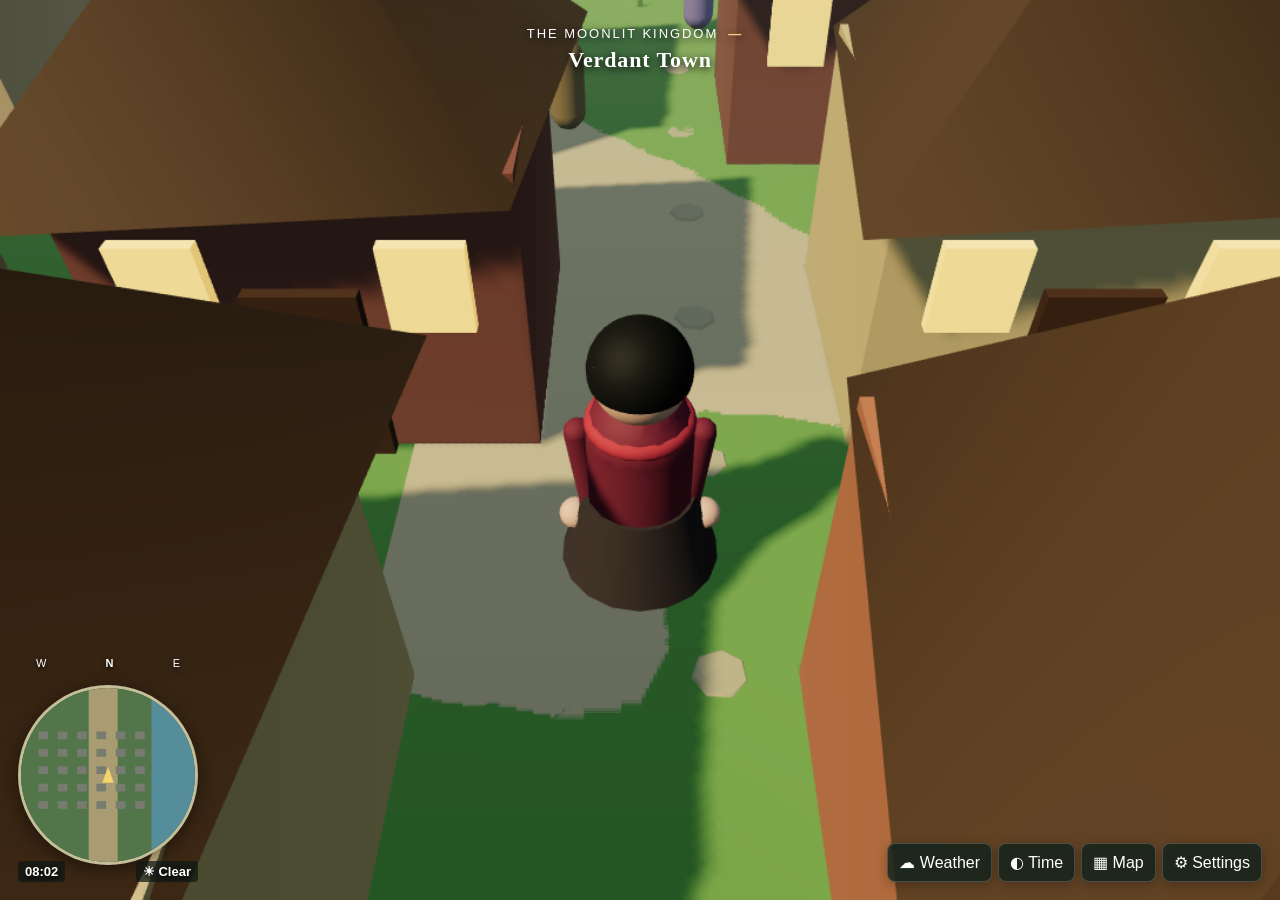
<file: index.html>
<!DOCTYPE html>
<html lang="en">
<head>
  <meta charset="UTF-8" />
  <meta name="viewport" content="width=device-width, initial-scale=1.0" />
  <title>Anzu Hanashiro — The Moonlit Kingdom</title>
  <link rel="stylesheet" href="styles.css" />
</head>
<body>
  <canvas id="gameCanvas" aria-label="Playable open world game"></canvas>
  <div id="worldEffects"></div>

  <header id="locationBanner"><span>THE MOONLIT KINGDOM</span><b>—</b><strong id="locationName">Verdant Town</strong></header>

  <aside id="hudLeft">
    <canvas id="minimap" width="180" height="180"></canvas>
    <div id="compass"><span>W</span><b id="compassHeading">N</b><span>E</span></div>
    <div class="hud-row"><span id="clock">08:00</span><span id="weatherLabel">☀ Clear</span></div>
  </aside>

  <div id="interactPrompt"></div>
  <div id="dialogue" class="hidden"><div class="dialoguePortrait">AH</div><div><h3 id="speakerName"></h3><p id="dialogueText"></p></div><button id="closeDialogue">Close</button></div>
  <div id="toast"></div>

  <nav id="quickBar">
    <button id="weatherBtn" title="Toggle weather">☁ Weather</button>
    <button id="timeBtn" title="Toggle day/night">◐ Time</button>
    <button id="mapBtn" title="Map">▦ Map</button>
    <button id="settingsBtn" title="Settings">⚙ Settings</button>
  </nav>

  <div id="mapOverlay" class="overlay hidden">
    <div class="map-window"><button class="overlayClose">×</button><h2>Kingdom of Lumeria</h2><canvas id="largeMap" width="900" height="520"></canvas></div>
  </div>

  <div id="settingsOverlay" class="overlay hidden">
    <section id="settingsMenu" class="settings-panel">
      <header class="settingsHeader"><div><small>ANZU'S JOURNEY</small><h1>Settings</h1></div><button id="closeSettings" class="iconButton" aria-label="Close settings">×</button></header>
      <div class="settingsLayout">
        <aside class="settingsTabs" role="tablist">
          <button class="tabButton active physics-target" data-tab="video">🖼 Video & World</button>
          <button class="tabButton physics-target" data-tab="graphics">🎮 Graphics & FPS</button>
          <button class="tabButton physics-target" data-tab="audio">🔊 Audio</button>
          <button class="tabButton physics-target" data-tab="controls">🎮 Controls</button>
          <button class="tabButton physics-target" data-tab="gameplay">♿ Gameplay & HUD</button>
          <button class="tabButton physics-target" data-tab="chaos">⚡ Reality</button>
        </aside>
        <main class="settingsContent">
          <section class="settingsPage active" data-page="video">
            <h2>Video & World</h2>
            <div class="settingRow physics-target"><label>Render Distance</label><select id="renderDistance"><option>Near</option><option>Medium</option><option selected>Far</option><option>Ultra</option></select></div>
            <div class="settingRow physics-target"><label>NPC Density</label><select id="entityDensity"><option>Low</option><option selected>Medium</option><option>High</option></select></div>
            <div class="settingRow physics-target"><label>Resolution Upscaling</label><select id="resolutionMode"><option>Native</option><option>Performance 75%</option><option selected>Balanced 85%</option></select></div>
            <div class="settingRow physics-target"><label>Texture Quality</label><div class="segmented"><button data-value="Low">Low</button><button data-value="Medium">Medium</button><button class="selected" data-value="High">High</button></div></div>
          </section>
          <section class="settingsPage" data-page="graphics">
            <h2>Graphics & Frame Rates</h2>
            <div class="settingRow physics-target"><label>Graphics Preset</label><select id="graphicsPreset"><option>Low</option><option>Medium</option><option selected>High</option><option>Ultra</option></select></div>
            <div class="settingRow physics-target"><label>Target Frame Rate</label><select id="fpsCap"><option>Uncapped/Auto</option><option>30 FPS</option><option selected>60 FPS</option><option>120 FPS</option></select></div>
            <div class="notice">V-Sync is browser-handled. Locked intervals preserve consistent physics.</div>
            <div class="settingRow physics-target"><label>Dynamic Resolution</label><input id="resolutionScale" type="range" min="50" max="100" value="85"><output>85%</output></div>
            <div class="settingRow physics-target"><label>Shadow Map</label><select id="shadowQuality"><option>Off</option><option>Low</option><option selected>Medium</option><option>High</option></select></div>
            <div class="settingRow physics-target"><label>Particle Limit</label><input id="particleLimit" type="range" min="0" max="100" value="70"><output>70%</output></div>
            <div class="settingRow physics-target"><label>Anti-Aliasing / smoothing</label><label class="switch"><input id="antiAlias" type="checkbox" checked><span></span></label></div>
            <div class="settingRow physics-target"><label>Post Processing</label><div class="checks"><label><input type="checkbox" id="bloom"> Bloom</label><label><input type="checkbox" id="motionBlur"> Motion Blur</label><label><input type="checkbox" id="chromatic"> Chromatic</label></div></div>
          </section>
          <section class="settingsPage" data-page="audio">
            <h2>Audio & Environment</h2>
            <div id="audioSliders"></div>
            <div class="settingRow physics-target"><label>Mute Audio in Background</label><label class="switch"><input id="muteBackground" type="checkbox" checked><span></span></label></div>
          </section>
          <section class="settingsPage" data-page="controls">
            <h2>Controls</h2>
            <div class="settingRow physics-target"><label>Camera Sensitivity</label><input id="cameraSensitivity" type="range" min="20" max="200" value="100"><output>100%</output></div>
            <div class="settingRow physics-target"><label>Aiming Sensitivity</label><input id="aimSensitivity" type="range" min="20" max="200" value="90"><output>90%</output></div>
            <div class="settingRow physics-target"><label>Invert Y / X</label><div class="checks"><label><input id="invertY" type="checkbox"> Y</label><label><input id="invertX" type="checkbox"> X</label></div></div>
            <div id="keybinds"></div>
          </section>
          <section class="settingsPage" data-page="gameplay">
            <h2>Gameplay & HUD</h2>
            <div class="settingRow physics-target"><label>Minimap Mode</label><select id="minimapMode"><option>Rotating Minimap</option><option>Fixed Minimap</option></select></div>
            <div class="settingRow physics-target"><label>Compass Visible</label><label class="switch"><input id="compassVisible" type="checkbox" checked><span></span></label></div>
            <div class="settingRow physics-target"><label>Subtitles</label><label class="switch"><input id="subtitles" type="checkbox" checked><span></span></label></div>
            <div class="settingRow physics-target"><label>Dialogue Background</label><label class="switch"><input id="dialogueBg" type="checkbox" checked><span></span></label></div>
          </section>
          <section class="settingsPage" data-page="chaos">
            <h2>Experimental Reality</h2>
            <div class="settingRow physics-target"><label>Time Throttler</label><select id="timeThrottler"><option>Normal</option><option>30 FPS</option><option>12 FPS Stop-Motion</option><option>Cinematic Slow-Mo</option></select></div>
            <div class="settingRow physics-target"><label>Reality Shader</label><select id="realityShader"><option>None</option><option>CRT Scanlines</option><option>8-Bit Gameboy Palette</option><option>Hue-Cycling Trippy Mode</option><option>Deep Fried</option></select></div>
            <div class="settingRow physics-target"><label>World Distortion</label><select id="worldDistortion"><option>None</option><option>Inception Horizon</option><option>ASCII Conversion</option></select></div>
            <div class="settingRow physics-target"><label>Break Settings / UI Gravity</label><button id="breakButton" class="dangerButton">Break Settings</button></div>
            <button id="fixButton" class="fixButton">✦ Fix Menu</button>
          </section>
        </main>
      </div>
      <footer class="settingsFooter"><button id="resetSettings" class="textButton">Reset to Defaults</button><button id="cancelSettings" class="textButton">Cancel</button><button id="applySettings" class="applyButton">Apply Changes</button></footer>
    </section>
  </div>
  <script type="module" src="game.js"></script>
</body>
</html>
</file>
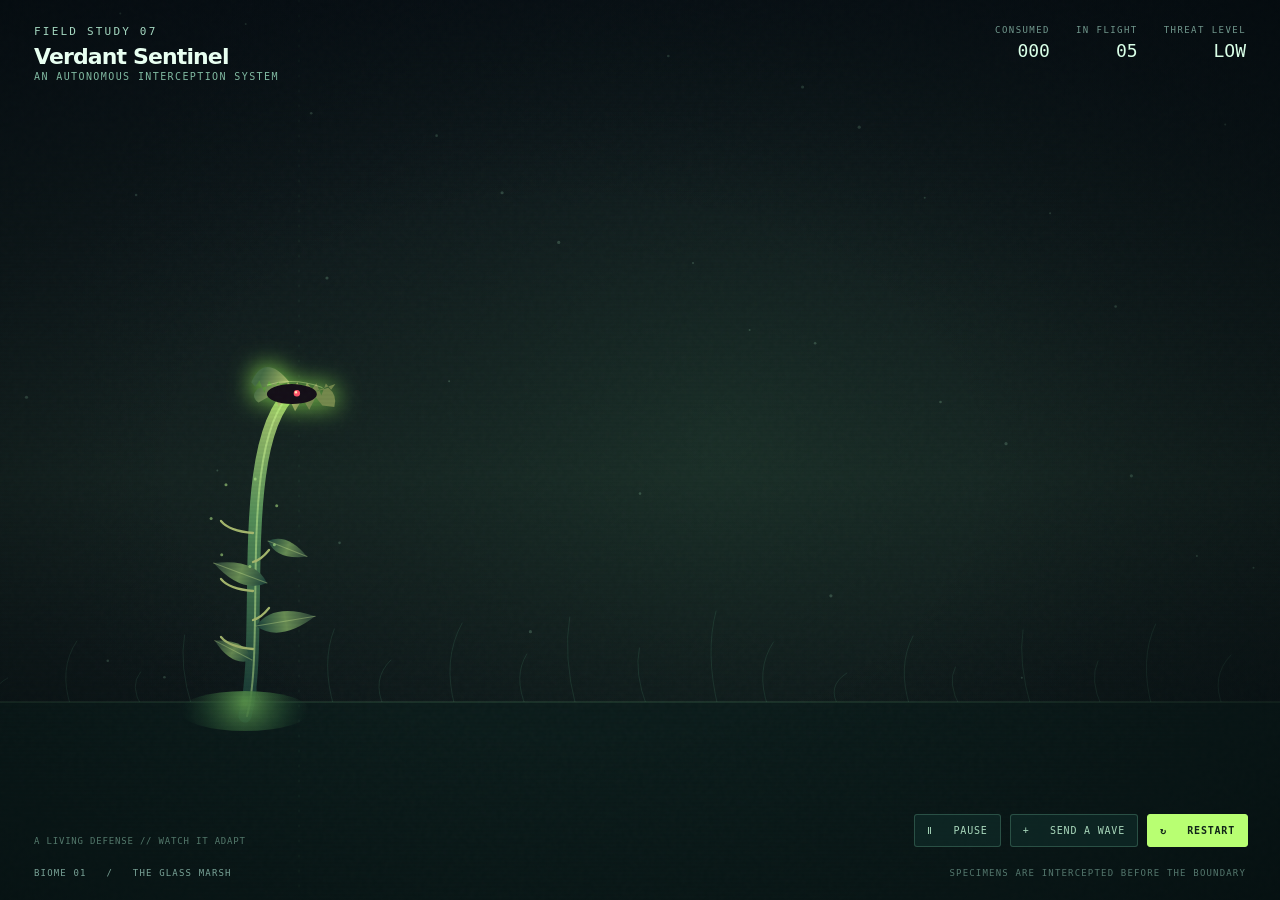
<file: verdant-sentinel.html>
<!DOCTYPE html>
<html lang="en">
<head>
<meta charset="UTF-8"><meta name="viewport" content="width=device-width,initial-scale=1"><meta name="theme-color" content="#071719">
<title>Verdant Sentinel — Intercept Simulation</title>
<style>
:root{color-scheme:dark;--ink:#d9f6e8;--muted:#7ca99a;--lime:#b8ff72;--cyan:#81eddb}*{box-sizing:border-box}html,body{margin:0;width:100%;height:100%;overflow:hidden;background:#071719;color:var(--ink);font-family:ui-monospace,SFMono-Regular,Consolas,monospace}canvas{display:block;width:100%;height:100%;position:absolute;inset:0}.grain{position:absolute;inset:0;pointer-events:none;opacity:.14;background-image:url("data:image/svg+xml,%3Csvg viewBox='0 0 180 180' xmlns='http://www.w3.org/2000/svg'%3E%3Cfilter id='n'%3E%3CfeTurbulence type='fractalNoise' baseFrequency='.92' numOctaves='3' stitchTiles='stitch'/%3E%3C/filter%3E%3Crect width='100%25' height='100%25' filter='url(%23n)' opacity='.18'/%3E%3C/svg%3E")}header{position:absolute;top:0;left:0;right:0;padding:25px 34px;display:flex;justify-content:space-between;align-items:flex-start;pointer-events:none}.brand{font-size:11px;letter-spacing:.2em;color:#a4d7c0}.brand strong{display:block;font:600 22px/1.2 system-ui,sans-serif;letter-spacing:-.04em;color:#e8fff1;margin-top:6px}.brand span{color:#80b9a1;font-size:10px;letter-spacing:.14em}.stats{display:flex;gap:26px;text-align:right}.stat label{display:block;font-size:9px;letter-spacing:.16em;color:#72998e;margin-bottom:5px}.stat b{font-size:18px;font-weight:500;color:#d9ffe7}.hudline{position:absolute;left:34px;right:34px;bottom:22px;display:flex;align-items:center;justify-content:space-between;font-size:9px;letter-spacing:.13em;color:#79a397;pointer-events:none}.hudline span:last-child{color:#54776d}.controls{position:absolute;z-index:2;right:32px;bottom:53px;display:flex;align-items:center;gap:9px}.controls button{background:rgba(15,42,39,.78);border:1px solid rgba(139,220,178,.24);color:#a8d7bb;border-radius:3px;padding:10px 12px;font:10px ui-monospace,monospace;letter-spacing:.08em;cursor:pointer;transition:.2s}.controls button:hover{border-color:#b8ff72;color:#e5ffce;background:#163c31}.controls .primary{background:#b8ff72;color:#112519;border-color:#b8ff72;font-weight:700}.controls .primary:hover{background:#d1ff9e}.hint{position:absolute;left:34px;bottom:54px;color:#53786b;font-size:9px;letter-spacing:.09em}.scan{position:absolute;inset:0;pointer-events:none;background:linear-gradient(transparent 50%,rgba(0,0,0,.055) 50%);background-size:100% 4px;opacity:.42}.vignette{position:absolute;inset:0;pointer-events:none;background:radial-gradient(ellipse at 45% 52%,transparent 40%,rgba(2,9,11,.65) 100%)}@media(max-width:700px){header{padding:19px}.brand strong{font-size:18px}.stats{gap:12px}.stat b{font-size:15px}.controls{right:19px;bottom:51px}.hint{left:19px;bottom:21px;font-size:8px}.hudline{left:19px;right:19px;bottom:8px}.hudline span:last-child{display:none}}
</style>
</head>
<body>
<canvas id="scene" aria-label="A living plant intercepts incoming alien creatures"></canvas><div class="grain"></div><div class="vignette"></div><div class="scan"></div>
<header><div class="brand">FIELD STUDY 07 <strong>Verdant Sentinel</strong><span>AN AUTONOMOUS INTERCEPTION SYSTEM</span></div><div class="stats"><div class="stat"><label>CONSUMED</label><b id="score">000</b></div><div class="stat"><label>IN FLIGHT</label><b id="active">00</b></div><div class="stat"><label>THREAT LEVEL</label><b id="level">LOW</b></div></div></header>
<div class="hint">A LIVING DEFENSE // WATCH IT ADAPT</div><div class="controls"><button id="pause">Ⅱ &nbsp; PAUSE</button><button id="burst">+ &nbsp; SEND A WAVE</button><button id="toggle" class="primary">↻ &nbsp; RESTART</button></div>
<div class="hudline"><span>BIOME 01 &nbsp; / &nbsp; THE GLASS MARSH</span><span>SPECIMENS ARE INTERCEPTED BEFORE THE BOUNDARY</span></div>
<script>
(()=>{'use strict';const canvas=document.querySelector('#scene'),ctx=canvas.getContext('2d',{alpha:false}),scoreEl=document.querySelector('#score'),activeEl=document.querySelector('#active'),levelEl=document.querySelector('#level');let W=0,H=0,D=1,plantX=0,ground=0,creatures=[],particles=[],tendrils=[],score=0,paused=false,last=0,spawnClock=0,elapsed=0,started=true;const TAU=Math.PI*2,clamp=(x,a,b)=>Math.max(a,Math.min(b,x)),rand=(a,b)=>a+Math.random()*(b-a),ease=x=>x*x*(3-2*x);
function resize(){D=Math.min(devicePixelRatio||1,2);W=innerWidth;H=innerHeight;canvas.width=W*D;canvas.height=H*D;ctx.setTransform(D,0,0,D,0,0);plantX=Math.min(W*.205,245);ground=H*.78;}
addEventListener('resize',resize);resize();
function spawn(x=W+35,y=rand(H*.19,H*.68),size=rand(9,15),speed=rand(100,165)){creatures.push({x,y,base:y,r:size,v:speed,phase:rand(0,TAU),freq:rand(1.5,3.4),amp:rand(18,54),rot:rand(0,TAU),spin:rand(-1.3,1.3),hp:1,age:0,glow:rand(0,1),caught:false,fade:0});}
function burst(){for(let i=0;i<9;i++)setTimeout(()=>spawn(W+rand(10,160),rand(H*.16,H*.72),rand(8,14),rand(145,225)),i*125)}
function reset(){score=0;elapsed=0;spawnClock=0;creatures=[];particles=[];tendrils=[];paused=false;document.querySelector('#pause').innerHTML='Ⅱ &nbsp; PAUSE';for(let i=0;i<5;i++)spawn(W+rand(0,W*.65),rand(H*.2,H*.68));}
document.querySelector('#burst').onclick=burst;document.querySelector('#pause').onclick=e=>{paused=!paused;e.currentTarget.innerHTML=paused?'▶ &nbsp; RESUME':'Ⅱ &nbsp; PAUSE'};document.querySelector('#toggle').onclick=reset;
function blob(x,y,r,color,alpha=1){ctx.globalAlpha=alpha;ctx.fillStyle=color;ctx.beginPath();ctx.arc(x,y,r,0,TAU);ctx.fill();ctx.globalAlpha=1}
function splat(x,y,color,n=12){for(let i=0;i<n;i++){let a=rand(0,TAU),v=rand(35,180),life=rand(.35,.85);particles.push({x,y,vx:Math.cos(a)*v,vy:Math.sin(a)*v,life,max:life,r:rand(1,3.2),color})}}
function drawBackground(now){let g=ctx.createLinearGradient(0,0,0,H);g.addColorStop(0,'#080f16');g.addColorStop(.53,'#13211f');g.addColorStop(1,'#050b11');ctx.fillStyle=g;ctx.fillRect(0,0,W,H);let glow=ctx.createRadialGradient(W*.56,H*.49,4,W*.56,H*.49,W*.53);glow.addColorStop(0,'rgba(95,181,119,.09)');glow.addColorStop(1,'rgba(18,48,40,0)');ctx.fillStyle=glow;ctx.fillRect(0,0,W,H);
// drifting spores
for(let i=0;i<43;i++){let x=((i*173.7+now*(7+i%4)*.013)%W),y=(i*91.3+Math.sin(now*.0005+i)*22)%H;blob(x,y,1+(i%3)*.3,'#a9e8bd',.22)}
// horizon reeds
ctx.strokeStyle='rgba(70,127,99,.22)';ctx.lineWidth=1;for(let i=0;i<24;i++){let x=i*W/20+(i%3)*7;let h=24+(i*37%68);ctx.beginPath();ctx.moveTo(x,ground+5);ctx.quadraticCurveTo(x-13,ground-h*.54,x+Math.sin(now*.001+i)*8,ground-h);ctx.stroke()}
ctx.fillStyle='#0a1b1a';ctx.fillRect(0,ground,W,H-ground);ctx.strokeStyle='rgba(128,198,137,.25)';ctx.beginPath();ctx.moveTo(0,ground);ctx.lineTo(W,ground);ctx.stroke();ctx.setLineDash([2,13]);ctx.strokeStyle='rgba(119,196,145,.1)';ctx.beginPath();ctx.moveTo(plantX+54,0);ctx.lineTo(plantX+54,H);ctx.stroke();ctx.setLineDash([]);
}
function creatureDraw(c,now){let x=c.x,y=c.y,r=c.r,wiggle=Math.sin(now*.009+c.phase);ctx.save();ctx.translate(x,y);ctx.rotate(c.rot);ctx.shadowColor='#ff668a';ctx.shadowBlur=16;let grd=ctx.createRadialGradient(-r*.35,-r*.4,1,0,0,r*1.3);grd.addColorStop(0,'#ffd0a2');grd.addColorStop(.34,'#fd8292');grd.addColorStop(1,'#9d3c70');ctx.fillStyle=grd;ctx.beginPath();ctx.ellipse(0,0,r*1.08,r*.85,0,0,TAU);ctx.fill();ctx.shadowBlur=0;ctx.strokeStyle='rgba(255,143,156,.85)';ctx.lineWidth=1.2;for(let s of [-1,1]){ctx.beginPath();ctx.moveTo(s*r*.48,r*.22);ctx.quadraticCurveTo(s*r*.92,r*.36+wiggle*2,s*r*1.05,r*.68+wiggle*2);ctx.stroke()}blob(-r*.25,-r*.1,r*.13,'#182126');blob(r*.25,-r*.1,r*.13,'#182126');blob(-r*.28,-r*.14,r*.045,'#fff4d5');blob(r*.22,-r*.14,r*.045,'#fff4d5');ctx.restore();
}
function leafPath(x,y,len,w,angle){ctx.save();ctx.translate(x,y);ctx.rotate(angle);let grad=ctx.createLinearGradient(0,0,len,0);grad.addColorStop(0,'#173d38');grad.addColorStop(.5,'#668b52');grad.addColorStop(1,'#263e35');ctx.fillStyle=grad;ctx.beginPath();ctx.moveTo(0,0);ctx.quadraticCurveTo(len*.35,-w*1.15,len,0);ctx.quadraticCurveTo(len*.35,w*1.15,0,0);ctx.fill();ctx.strokeStyle='rgba(197,224,139,.38)';ctx.lineWidth=1;ctx.beginPath();ctx.moveTo(0,0);ctx.quadraticCurveTo(len*.48,0,len,0);ctx.stroke();ctx.restore()}
function drawPlant(now,dt){const sway=Math.sin(now*.0012)*.045,baseY=ground+14,stemTop=ground-H*.34,headX=plantX+48,headY=stemTop-8+Math.sin(now*.0017)*4;let grad=ctx.createLinearGradient(plantX,ground,plantX+55,stemTop);grad.addColorStop(0,'#183b36');grad.addColorStop(.6,'#538d57');grad.addColorStop(1,'#a8c66a');ctx.lineCap='round';ctx.lineWidth=13;ctx.strokeStyle=grad;ctx.beginPath();ctx.moveTo(plantX,baseY);ctx.bezierCurveTo(plantX+20,ground-60,plantX-11,stemTop+45,headX,headY);ctx.stroke();ctx.lineWidth=2;ctx.strokeStyle='rgba(214,255,154,.45)';ctx.beginPath();ctx.moveTo(plantX+2,baseY);ctx.bezierCurveTo(plantX+22,ground-60,plantX-9,stemTop+45,headX,headY);ctx.stroke();
leafPath(plantX+11,ground-76,60,18,-.24+Math.sin(now*.001)*.08);leafPath(plantX+22,ground-119,57,17,Math.PI+.28+Math.sin(now*.0014)*.08);leafPath(plantX+7,ground-42,42,14,Math.PI+.48);leafPath(plantX+23,ground-161,42,13,.38);
// Hooked thorns jut from the stalk like grasping barbs.
ctx.strokeStyle='#a4b66c';ctx.lineWidth=2.3;for(let k=0;k<5;k++){let yy=ground-53-k*29,side=k%2?1:-1;ctx.beginPath();ctx.moveTo(plantX+8,yy);ctx.quadraticCurveTo(plantX+side*16,yy-2,plantX+side*24,yy-12);ctx.stroke()}
// root mound
let rg=ctx.createRadialGradient(plantX,ground,2,plantX,ground,64);rg.addColorStop(0,'#59954c');rg.addColorStop(1,'rgba(23,70,48,0)');ctx.fillStyle=rg;ctx.beginPath();ctx.ellipse(plantX,ground+9,65,20,0,0,TAU);ctx.fill();
// hinged flower head
ctx.save();ctx.translate(headX,headY);ctx.rotate(sway);ctx.shadowColor='#9dff58';ctx.shadowBlur=24;let petal=ctx.createLinearGradient(-35,-8,17,13);petal.addColorStop(0,'#446b43');petal.addColorStop(.55,'#b2c36c');petal.addColorStop(1,'#74884c');ctx.fillStyle=petal;
// A hooked, tooth-lined maw frames a dark throat.
ctx.beginPath();ctx.moveTo(-4,-9);ctx.quadraticCurveTo(-30,-38,-42,-7);for(let i=0;i<9;i++){let x=-42+i*9.5;ctx.lineTo(x+4,-3+(i%2?6:0));ctx.lineTo(x+8,-9)}ctx.quadraticCurveTo(0,8,35,-5);ctx.quadraticCurveTo(45,2,42,14);ctx.lineTo(30,13);ctx.lineTo(23,5);ctx.lineTo(17,18);ctx.lineTo(10,7);ctx.lineTo(3,20);ctx.lineTo(-4,7);ctx.lineTo(-14,16);ctx.lineTo(-18,3);ctx.lineTo(-34,13);ctx.quadraticCurveTo(-43,7,-35,-1);ctx.closePath();ctx.fill();ctx.shadowBlur=0;ctx.fillStyle='#130d17';ctx.beginPath();ctx.ellipse(-1,3,25,10,-.04,0,TAU);ctx.fill();ctx.strokeStyle='rgba(225,255,158,.38)';ctx.lineWidth=1;ctx.beginPath();ctx.moveTo(-26,-5);ctx.quadraticCurveTo(0,-14,29,-5);ctx.stroke();blob(4,2,3.2,'#ff526a');blob(3,1,1.3,'#ffe4b0');ctx.restore();
// tendrils form smooth Bezier paths and retract after feeding
for(let i=tendrils.length-1;i>=0;i--){let q=tendrils[i];q.age+=dt;let target=creatures.find(c=>c.id===q.target);if(!target||target.caught)q.retract=true;let reach=target?Math.hypot(target.x-headX,target.y-headY):q.length;let prog=q.retract?clamp(1-q.age/.32,0,1):clamp(q.age/.21,0,1);let ex=target&&!q.retract?headX+(target.x-headX)*Math.min(1,prog*1.8):headX+q.dx*prog,ey=target&&!q.retract?headY+(target.y-headY)*Math.min(1,prog*1.8):headY+q.dy*prog;if(!q.retract&&target&&Math.hypot(ex-target.x,ey-target.y)<target.r+7){target.caught=true;target.fade=0;splat(target.x,target.y,'#bcff70',16);score++;q.retract=true}ctx.beginPath();ctx.moveTo(headX,headY);ctx.bezierCurveTo(headX+q.dx*.35,headY+q.dy*.15,ex-q.dy*.22,ey+q.dx*.12,ex,ey);ctx.strokeStyle=q.retract?'rgba(128,226,105,.55)':'#c1ff76';ctx.lineWidth=q.retract?2.1:rand(2.6,4.1);ctx.shadowColor='#aaff63';ctx.shadowBlur=10;ctx.stroke();ctx.shadowBlur=0;let tip=ctx.createRadialGradient(ex,ey,0,ex,ey,5);tip.addColorStop(0,"#f5ffb0");tip.addColorStop(1,"rgba(190,255,105,0)");ctx.fillStyle=tip;ctx.beginPath();ctx.arc(ex,ey,5,0,TAU);ctx.fill();if(q.age>(q.retract?.32:.75))tendrils.splice(i,1)}
}
let id=0;function frame(now){requestAnimationFrame(frame);if(!last)last=now;let dt=Math.min((now-last)/1000,.033);last=now;if(!paused){elapsed+=dt;spawnClock+=dt;let interval=Math.max(.38,1.35-elapsed*.006);if(spawnClock>interval){spawnClock=0;spawn(W+20,rand(H*.17,H*.71),rand(8,14),rand(125,190)+Math.min(100,elapsed*1.2))}for(const c of creatures){if(c.caught){c.fade+=dt;c.x+=(plantX+48-c.x)*Math.min(1,dt*5);c.y+=(ground-H*.34-c.y)*Math.min(1,dt*5);if(c.fade>.34)c.remove=true;continue}c.age+=dt;c.x-=c.v*dt;c.y=c.base+Math.sin(c.age*c.freq+c.phase)*c.amp+Math.sin(c.age*5+c.phase)*6;c.rot+=c.spin*dt;
// Independent local steering tendril seeks the earliest reachable incoming target.
if(c.x<plantX+W*.32&&c.x>plantX+50&&!c.attacked){let active=tendrils.length;if(active<8&&Math.random()<dt*5.0){c.attacked=true;let dx=c.x-(plantX+48),dy=c.y-(ground-H*.34);tendrils.push({target:c.id,dx,dy,length:Math.hypot(dx,dy),age:0,retract:false})}}
// Absolute interception guarantee: emergency root pulse catches any escaped target.
if(c.x-c.r<plantX+12){c.caught=true;c.fade=0;splat(c.x,c.y,'#bcff70',18);score++}}
creatures=creatures.filter(c=>!c.remove&&c.x>-50);for(const p of particles){p.life-=dt;p.x+=p.vx*dt;p.y+=p.vy*dt;p.vx*=.97;p.vy=p.vy*.97+24*dt}particles=particles.filter(p=>p.life>0)}
drawBackground(now);drawPlant(now,dt);for(const c of creatures)if(!c.caught)creatureDraw(c,now);for(const c of creatures)if(c.caught){ctx.globalAlpha=clamp(1-c.fade/.34,0,1);creatureDraw(c,now);ctx.globalAlpha=1}for(const p of particles){blob(p.x,p.y,p.r*(p.life/p.max),p.color,p.life/p.max)}
// Ambient plant bioluminescence
for(let i=0;i<7;i++){let a=now*.0004+i*TAU/7,x=plantX+Math.cos(a)*34,y=ground-H*.2+Math.sin(a)*45;blob(x,y,1.5,'#c5ff94',.5)}
scoreEl.textContent=String(score).padStart(3,'0');activeEl.textContent=String(creatures.filter(c=>!c.caught).length).padStart(2,'0');let threat=creatures.filter(c=>!c.caught&&c.x<plantX+W*.4).length;levelEl.textContent=threat>5?'SEVERE':threat>2?'ELEVATED':'LOW';levelEl.style.color=threat>5?'#ff8391':threat>2?'#ffd27c':'#d9ffe7';if(paused){ctx.fillStyle='rgba(5,15,15,.36)';ctx.fillRect(0,0,W,H);ctx.textAlign='center';ctx.font='11px ui-monospace,monospace';ctx.fillStyle='#d9ffe7';ctx.fillText('SIMULATION PAUSED',W/2,H/2)}}
// Give every creature a stable target key.
const oldSpawn=spawn;spawn=function(...args){oldSpawn(...args);creatures[creatures.length-1].id=++id};reset();requestAnimationFrame(frame);
})();
</script></body></html>
</file>
<file: styles.css>
:root{--gold:#f1d28a;--ink:#17251f;--glass:rgba(16,28,24,.94);--cream:#f5eddb}*{box-sizing:border-box}html,body{width:100%;height:100%;margin:0;overflow:hidden;font-family:"Trebuchet MS",Segoe UI,sans-serif;background:#0d1714;color:#fff}#gameCanvas{width:100%;height:100%;display:block;cursor:crosshair;filter:saturate(1.08) contrast(1.04)}#worldEffects{position:fixed;inset:0;pointer-events:none;z-index:3;mix-blend-mode:screen;transition:.5s}#worldEffects.rain{background:repeating-linear-gradient(105deg,transparent 0 22px,rgba(180,220,255,.16) 23px 24px);background-size:30px 40px;animation:rain .45s linear infinite}@keyframes rain{to{background-position:-10px 40px}}#locationBanner{position:absolute;top:22px;left:50%;transform:translateX(-50%);z-index:5;text-align:center;text-shadow:0 2px 8px #000;letter-spacing:.15em;font-size:13px;pointer-events:none}#locationBanner strong{display:block;font-family:Georgia,serif;font-size:22px;letter-spacing:.04em;margin-top:2px}#locationBanner b{display:inline-block;margin:4px 10px;color:var(--gold)}#hudLeft{position:absolute;left:18px;bottom:18px;width:180px;z-index:5;text-shadow:0 2px 5px #000}#minimap{display:block;width:180px;height:180px;border-radius:50%;border:3px solid rgba(235,218,175,.8);box-shadow:0 4px 18px rgba(0,0,0,.5);background:#2c543f}#compass{position:absolute;left:18px;top:-28px;width:144px;display:flex;justify-content:space-between;align-items:center;font-size:11px}.hud-row{display:flex;justify-content:space-between;margin-top:-4px;font-weight:bold;font-size:13px}.hud-row span{background:rgba(15,24,20,.72);border-radius:4px;padding:3px 7px}#quickBar{position:absolute;right:18px;bottom:18px;z-index:6;display:flex;gap:6px}button{font:inherit}.quickHidden #quickBar{display:none}#quickBar button,.iconButton{border:1px solid rgba(255,255,255,.18);background:rgba(20,35,29,.86);color:white;border-radius:8px;padding:9px 11px;cursor:pointer;box-shadow:0 3px 12px rgba(0,0,0,.25)}#quickBar button:hover{background:#3f654f;border-color:var(--gold)}#interactPrompt{position:absolute;left:50%;bottom:140px;transform:translateX(-50%);z-index:7;background:rgba(10,18,15,.88);border:1px solid rgba(255,255,255,.18);border-radius:20px;padding:8px 16px;font-weight:bold;display:none}#dialogue{position:absolute;left:50%;bottom:60px;transform:translateX(-50%);width:min(720px,calc(100% - 40px));z-index:20;background:rgba(12,22,18,.95);border:1px solid var(--gold);border-radius:12px;padding:14px 130px 14px 90px;display:flex;gap:12px;align-items:center;box-shadow:0 10px 40px rgba(0,0,0,.5)}#dialogue.hidden{display:none}.dialoguePortrait{position:absolute;left:14px;width:58px;height:58px;border-radius:50%;display:grid;place-items:center;background:linear-gradient(135deg,#8d5d4a,#d4b59d);border:2px solid var(--gold);font-family:Georgia}.dialoguePortrait:after{content:"";position:absolute;width:25px;height:9px;border-radius:50%;background:#201d1b;bottom:-4px}#dialogue h3{margin:0 0 4px;color:var(--gold);font-family:Georgia;font-size:18px}#dialogue p{margin:0;color:#eee}#closeDialogue{position:absolute;right:14px;top:50%;transform:translateY(-50%);background:none;color:#fff;border:1px solid rgba(255,255,255,.25);border-radius:6px;padding:7px}#toast{position:absolute;top:100px;left:50%;transform:translate(-50%,0);z-index:25;background:rgba(16,30,24,.94);border-left:3px solid var(--gold);padding:10px 18px;border-radius:6px;opacity:0;transition:.25s}#toast.show{opacity:1;transform:translate(-50%,5px)}.overlay{position:absolute;inset:0;background:rgba(4,9,7,.7);z-index:30;display:grid;place-items:center;backdrop-filter:blur(5px)}.overlay.hidden{display:none}.map-window{position:relative;width:min(940px,92vw);height:min(600px,82vh);border-radius:14px;background:#d9c48e;border:10px solid #4b3524;box-shadow:0 20px 70px #000;overflow:hidden;color:#2a251a}.map-window h2{position:absolute;top:8px;left:50%;transform:translateX(-50%);margin:0;font-family:Georgia}.map-window canvas{width:100%;height:100%}.overlayClose{position:absolute;z-index:2;right:10px;top:10px;width:38px;height:38px;border-radius:50%;border:0;background:#3d3024;color:white;font-size:22px}.settings-panel{position:relative;width:min(980px,92vw);height:min(700px,88vh);background:linear-gradient(135deg,rgba(31,48,40,.98),rgba(12,24,19,.98));border:1px solid rgba(238,211,146,.45);border-radius:18px;box-shadow:0 30px 100px rgba(0,0,0,.75);overflow:hidden}.settingsHeader{height:82px;padding:14px 24px;display:flex;align-items:center;justify-content:space-between;border-bottom:1px solid rgba(255,255,255,.08)}.settingsHeader small{color:var(--gold);letter-spacing:.2em}.settingsHeader h1{font-family:Georgia;margin:2px 0;font-size:30px}.settingsHeader button{width:42px;height:42px;border-radius:50%;font-size:24px}.settingsLayout{height:calc(100% - 142px);display:grid;grid-template-columns:220px 1fr}.settingsTabs{padding:14px;border-right:1px solid rgba(255,255,255,.08);display:flex;flex-direction:column;gap:6px}.tabButton{position:relative;border:0;text-align:left;padding:12px;border-radius:8px;color:#d8dfda;background:transparent;cursor:pointer}.tabButton:hover,.tabButton.active{background:rgba(216,190,126,.14);color:var(--gold)}.tabButton.active:before{content:"";position:absolute;left:-14px;top:8px;width:3px;height:calc(100% - 16px);background:var(--gold)}.settingsContent{overflow-y:auto;padding:22px 28px}.settingsPage{display:none}.settingsPage.active{display:block}.settingsPage h2{font-family:Georgia;margin:0 0 18px;color:var(--gold);font-size:24px}.settingRow{min-height:58px;border-bottom:1px solid rgba(255,255,255,.07);display:flex;align-items:center;justify-content:space-between;gap:20px;padding:7px 2px}.settingRow label:first-child{font-weight:bold;color:#e8eee9}.settingRow select,.settingRow input[type=text],.settingRow button.keybindButton{background:#15241d;color:white;border:1px solid rgba(255,255,255,.16);border-radius:7px;padding:9px 12px;min-width:180px}.settingRow input[type=range]{width:220px;accent-color:#b7a26d}.settingRow output{width:48px;color:var(--gold)}.switch input{display:none}.switch span{display:block;width:48px;height:26px;border-radius:20px;background:#526159;position:relative;cursor:pointer}.switch span:after{content:"";position:absolute;width:20px;height:20px;border-radius:50%;left:3px;top:3px;background:#fff;transition:.2s}.switch input:checked+span{background:#6e8f77}.switch input:checked+span:after{left:25px;background:var(--gold)}.segmented{display:flex}.segmented button{border:1px solid #526159;background:#18271f;color:white;padding:7px 12px}.segmented button.selected{background:#b09b65;color:#17251f}.checks{display:flex;gap:12px}.checks label{font-weight:normal!important}.notice{margin:10px 0;padding:10px;border-radius:7px;background:rgba(106,144,128,.15);color:#bcd0c5;font-size:13px}.settingsFooter{height:60px;position:absolute;bottom:0;left:220px;right:0;border-top:1px solid rgba(255,255,255,.08);display:flex;align-items:center;justify-content:flex-end;gap:10px;padding:10px 28px;background:rgba(10,20,16,.95)}.textButton,.applyButton,.fixButton,.dangerButton{border:0;border-radius:7px;padding:10px 16px;color:white;background:#26392f;cursor:pointer}.applyButton{background:#b09b65;color:#17251f;font-weight:bold}.dangerButton{background:#7c3f3f}.fixButton{position:fixed;right:18px;bottom:18px;background:#4f7c64;display:none;z-index:999}.fixButton.visible{display:block}.keybindRow{display:grid;grid-template-columns:1fr 140px;gap:10px;min-height:48px;align-items:center;border-bottom:1px solid rgba(255,255,255,.06)}.keybindRow button{width:140px}.hidden{display:none!important}body.world-crt #worldEffects{background:repeating-linear-gradient(0deg,rgba(0,0,0,.12) 0 2px,transparent 2px 4px)}body.world-8bit{filter:grayscale(.5) contrast(1.25) saturate(.7)}body.world-trippy{animation:hue 3s linear infinite}@keyframes hue{to{filter:hue-rotate(360deg)}}body.world-fried{filter:contrast(1.55) saturate(2.4) brightness(.85)}body.world-inception #gameCanvas{transform-origin:center;transform:perspective(900px) rotateX(1deg)}.physics-target{transition:box-shadow .15s}.settingsContent.breaking .physics-target{box-shadow:inset 0 0 0 1px rgba(255,255,255,.2)}@media(max-width:700px){.settingsLayout{grid-template-columns:150px 1fr}.settingsTabs{padding:8px}.tabButton{font-size:12px;padding:10px 6px}.settingsContent{padding:18px 14px}.settingsFooter{left:150px}.settingRow{align-items:flex-start;flex-direction:column}.settingRow input[type=range]{width:min(230px,100%)}#hudLeft{transform:scale(.75);transform-origin:left bottom}.quickBar{flex-wrap:wrap}#locationBanner{top:8px}.map-window{height:70vh}.settingsHeader{height:70px}.settingsLayout{height:calc(100% - 130px)}}
</file>
